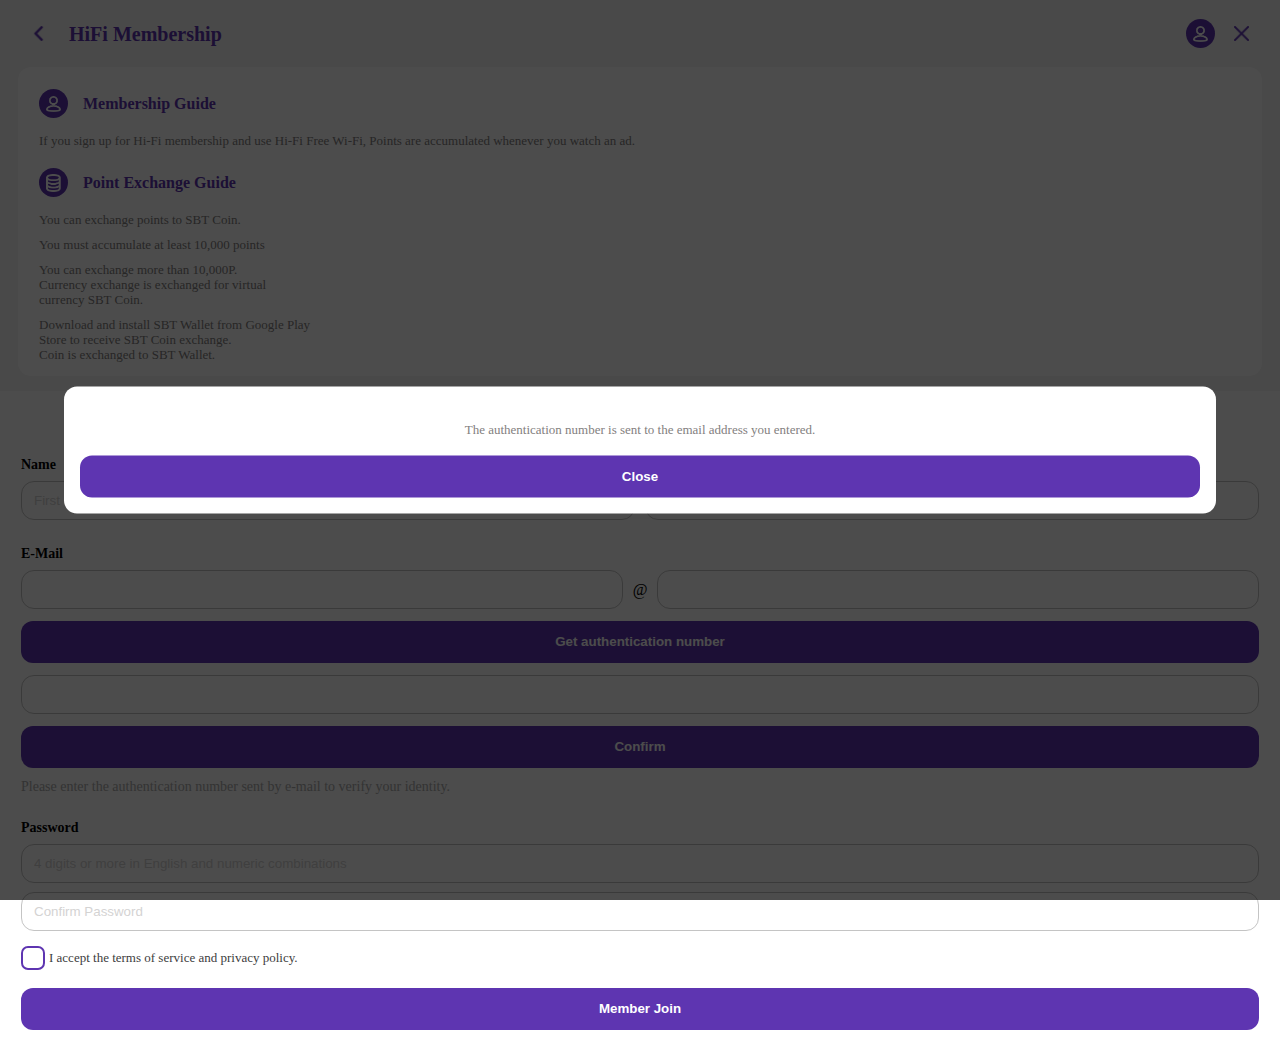
<file: project/index.html>
<!DOCTYPE html>
<html lang="ko">
<head>
    <meta http-equiv="X-UA-Compatible" content="IE=edge" />
    <meta name="viewport" content="width=device-width, initial-scale=1, viewport-fit=cover" />
    <meta name="title" content="Project Name" />
    <meta name="keywords" content="Project Name" />
    <meta name="description" content="Project Name" />
    <title>Hi-Fi</title>
    <link rel="stylesheet" href="./css/base.css">
    <link rel="stylesheet" href="./css/layout.css">

    <script defer src="./js/libs/jquery.min.js"></script>
    <script defer src="./js/ui/common.js"></script>
</head>
<body>
    <div class="wrap">
        <div class="head_area">
            <button type="button" class="back_btn">
                <span class="icon type6 icon_back">
                    <span>뒤로가기</span>
                </span>
            </button>
            <h2 class="title">HiFi Membership</h2>
            <div class="right_box">
                <button type="button" class="user_btn">
                    <span class="icon icon_member">
                        <span>마이페이지</span>
                    </span>
                </button>
                <button type="button" class="close_btn">
                    <span class="icon type6 icon_close">
                        <span>닫기</span>
                    </span>
                </button>
            </div>
        </div>

        <div class="contents">
            <div class="row border13">
                <div>
                    <div class="tit_box">
                        <span class="icon icon_member">
                            <span>멤버스</span>
                        </span>
                        <h3 class="title">Membership Guide</h3>
                    </div>
                    <div class="cont_box">
                        <div class="txt">
                            <p>If you sign up for Hi-Fi membership and use Hi-Fi Free Wi-Fi, Points are accumulated whenever you watch an ad.</p>
                        </div>
                    </div>
                </div>
                <div>
                    <div class="tit_box">
                        <span class="icon icon_point">
                            <span>포인트</span>
                        </span>
                        <h3 class="title">Point Exchange Guide</h3>
                    </div>
                    <div class="cont_box">
                        <div class="txt">
                            <p>You can exchange points to SBT Coin.</p>
                            <p>You must accumulate at least 10,000 points</p>
                            <p>
                                You can exchange more than 10,000P.<br>
                                Currency exchange is exchanged for virtual<br>
                                currency SBT Coin. 
                            </p>
                            <p>
                                Download and install SBT Wallet from Google Play<br>
                                Store to receive SBT Coin exchange.<br>
                                Coin is exchanged to SBT Wallet.
                            </p>
                        </div>
                    </div>
                </div>
            </div>
        
            <div class="row full_row">
                <div class="login_area">
                    <h3 class="tit">Sign Up</h3>
                    <div class="input_box">
                        <p>Name</p>
                        <div>
                            <input type="text" placeholder="First Name">
                            <input type="text" placeholder="Last Name">
                        </div>
                    </div>
                    <div class="input_box">
                        <p>E-Mail</p>
                        <div>
                            <input type="text" placeholder="">
                            <span>@</span>
                            <input type="text" placeholder="">
                        </div>
                        <button type="button" class="btn btn_f">Get authentication number</button>
                        <input type="text">
                        <button type="button" class="btn btn_f">Confirm</button>
                        <p>Please enter the authentication number sent by e-mail to verify your identity.</p>
                    </div>
                    <div class="input_box">
                        <p>Password</p>
                        <input type="password" placeholder="4 digits or more in English and numeric combinations">
                        <input type="password" placeholder="Confirm Password">
                        <span class="check">
                            <input type="checkbox" name="sCheck12" id="sCheck12" value="">
                            <label for="sCheck12"><span>I accept the terms of service and privacy policy.</span></label>
                        </span>
                    </div>
                    <button type="button" class="btn btn_f">Member Join</button>
                </div>
            </div>
        </div>
    </div>
    <div class="popup_aria" id="popup01">
        <div class="pop_cont">
            <div class="popup_h"></div>
            <div class="popup_b">
                <p class="txt">The authentication number is sent to the email address you entered.</p>
            </div>
            <div class="popup_f">
                <button type="button" class="btn pop_close">Close</button>
            </div>
        </div>
        <div class="dim"></div>
    </div>
</body>
</html>
</file>
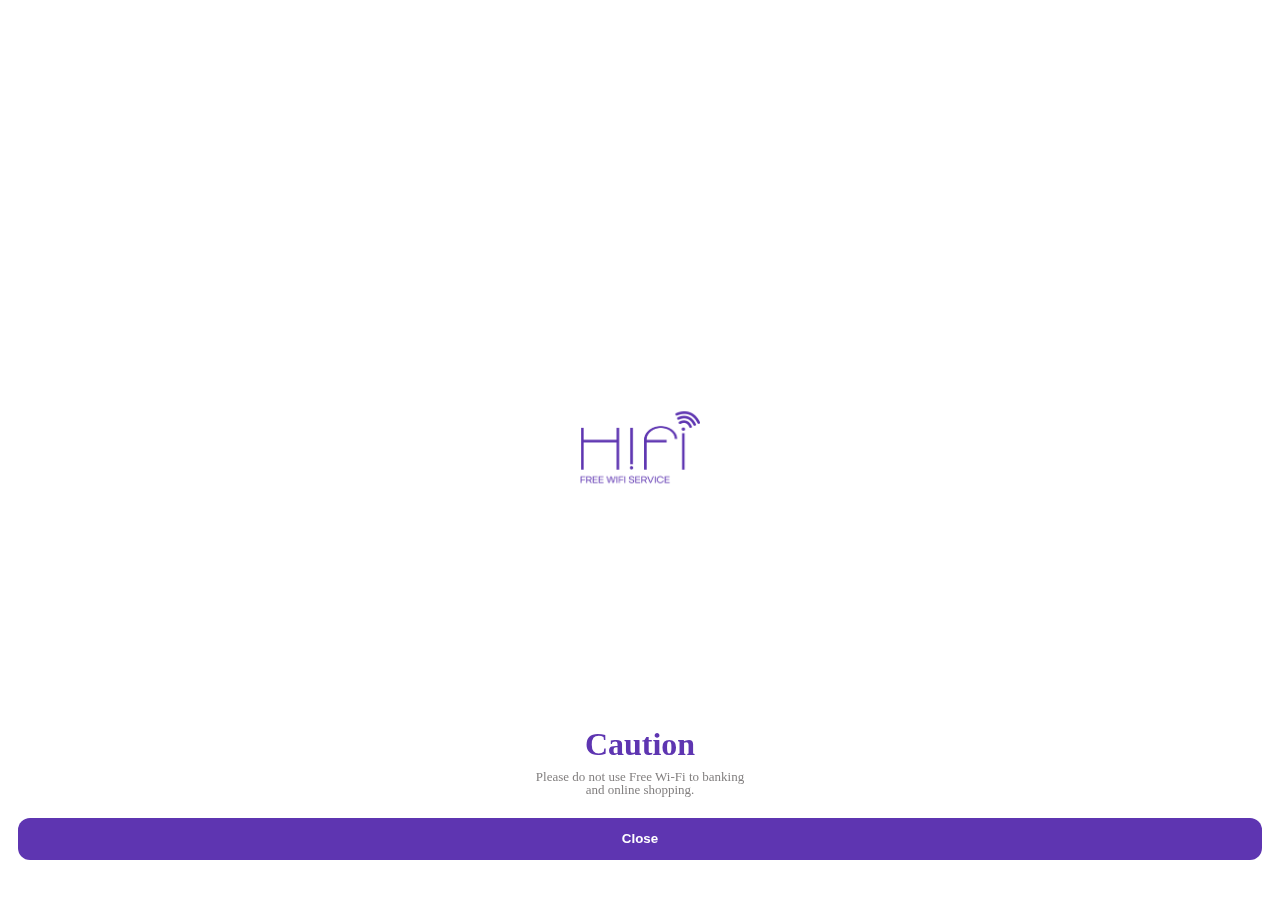
<file: project/caution.html>
<!DOCTYPE html>
<html lang="ko">
<head>
    <meta http-equiv="X-UA-Compatible" content="IE=edge" />
    <meta name="viewport" content="width=device-width, initial-scale=1, viewport-fit=cover" />
    <meta name="title" content="Project Name" />
    <meta name="keywords" content="Project Name" />
    <meta name="description" content="Project Name" />
    <title>Document</title>
    <link rel="stylesheet" href="./css/base.css">
    <link rel="stylesheet" href="./css/layout.css">

    <script defer src="./js/libs/jquery.min.js"></script>
    <script defer src="./js/ui/common.js"></script>
</head>
<body>
    <div class="wrap type2">
        <div class="caution_page">
            <div class="logo_box">
                <img src="./img/logo.png" alt="Hi-Fi">
            </div>
            <div class="caution_txt">
                <h3 class="tit">Caution</h3>
                <p class="txt">Please do not use Free Wi-Fi to banking<br>and online shopping.</p>
                <button type="button" class="btn">Close</button>
            </div>
        </div>
    </div>
</body>
</html>
</file>
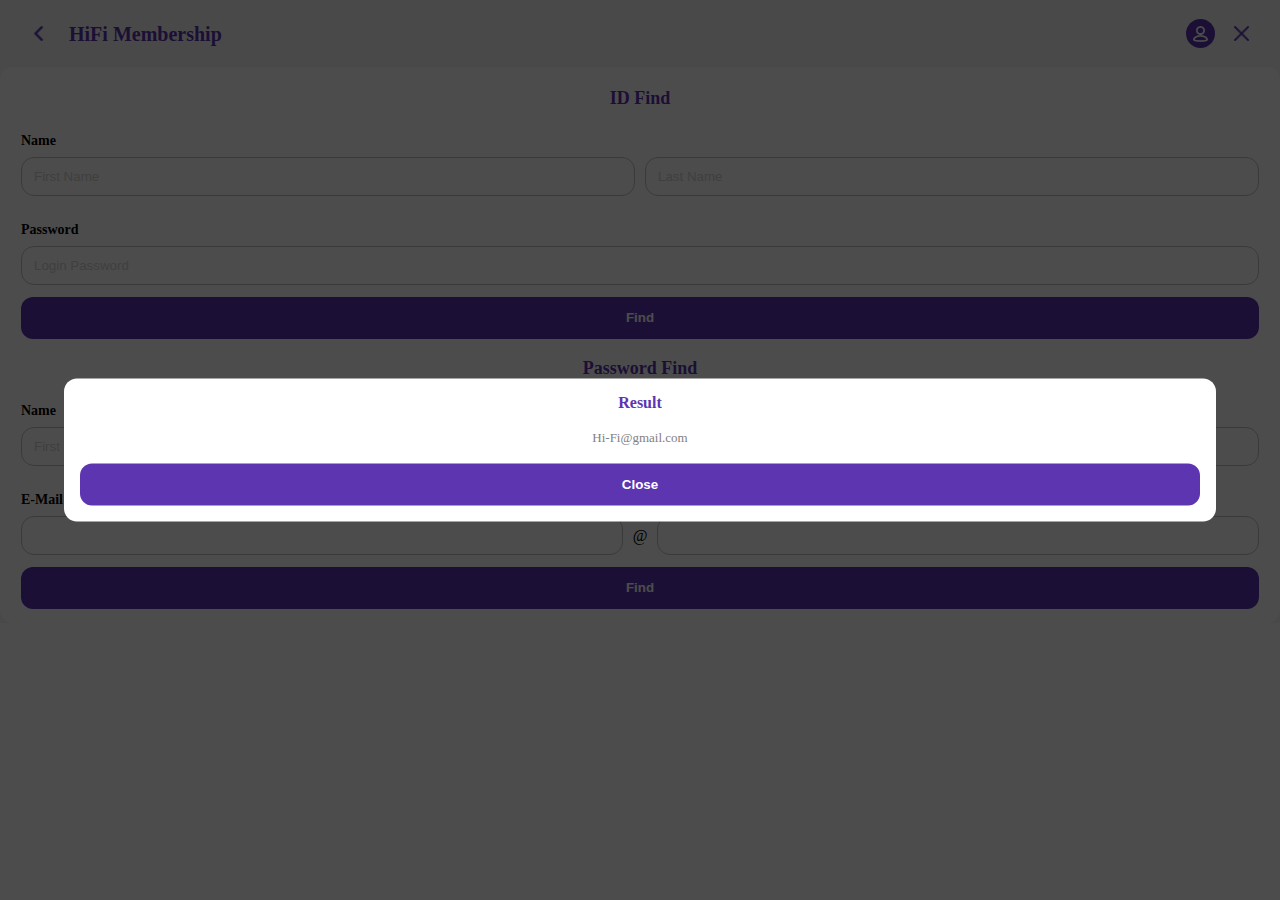
<file: project/find.html>
<!DOCTYPE html>
<html lang="ko">
<head>
    <meta http-equiv="X-UA-Compatible" content="IE=edge" />
    <meta name="viewport" content="width=device-width, initial-scale=1, viewport-fit=cover" />
    <meta name="title" content="Project Name" />
    <meta name="keywords" content="Project Name" />
    <meta name="description" content="Project Name" />
    <title>Document</title>
    <link rel="stylesheet" href="./css/base.css">
    <link rel="stylesheet" href="./css/layout.css">

    <script defer src="./js/libs/jquery.min.js"></script>
    <script defer src="./js/ui/common.js"></script>
</head>
<body>
    <div class="wrap">
        <div class="head_area">
            <button type="button" class="back_btn">
                <span class="icon type6 icon_back">
                    <span>뒤로가기</span>
                </span>
            </button>
            <h2 class="title">HiFi Membership</h2>
            <div class="right_box">
                <button type="button" class="user_btn">
                    <span class="icon icon_member">
                        <span>마이페이지</span>
                    </span>
                </button>
                <button type="button" class="close_btn">
                    <span class="icon type6 icon_close">
                        <span>닫기</span>
                    </span>
                </button>
            </div>
        </div>

        <div class="contents">
            <div class="row full_row border13">
                <div class="login_area">
                    <h3 class="tit">ID Find</h3>
                    <div class="input_box">
                        <p>Name</p>
                        <div>
                            <input type="text" placeholder="First Name">
                            <input type="text" placeholder="Last Name">
                        </div>
                    </div>
                    <div class="input_box">
                        <p>Password</p>
                        <input type="password" placeholder="Login Password">
                        <button type="button" class="btn btn_f">Find</button>
                    </div>
                </div>
                <div class="login_area">
                    <h3 class="tit">Password Find</h3>
                    <div class="input_box">
                        <p>Name</p>
                        <div>
                            <input type="text" placeholder="First Name">
                            <input type="text" placeholder="Last Name">
                        </div>
                    </div>
                    <div class="input_box">
                        <p>E-Mail</p>
                        <div>
                            <input type="text" placeholder="">
                            <span>@</span>
                            <input type="text" placeholder="">
                        </div>
                        <button type="button" class="btn btn_f">Find</button>
                    </div>
                </div>
            </div>
        </div>
    </div>
    <div class="popup_aria" id="popup01">
        <div class="pop_cont">
            <div class="popup_h">
                <h2 class="tit">Result</h2>
            </div>
            <div class="popup_b">
                <p class="txt">Hi-Fi@gmail.com</p>
            </div>
            <div class="popup_f">
                <button type="button" class="btn btn_f pop_close">Close</button>
            </div>
        </div>
        <div class="dim"></div>
    </div>
</body>
</html>
</file>
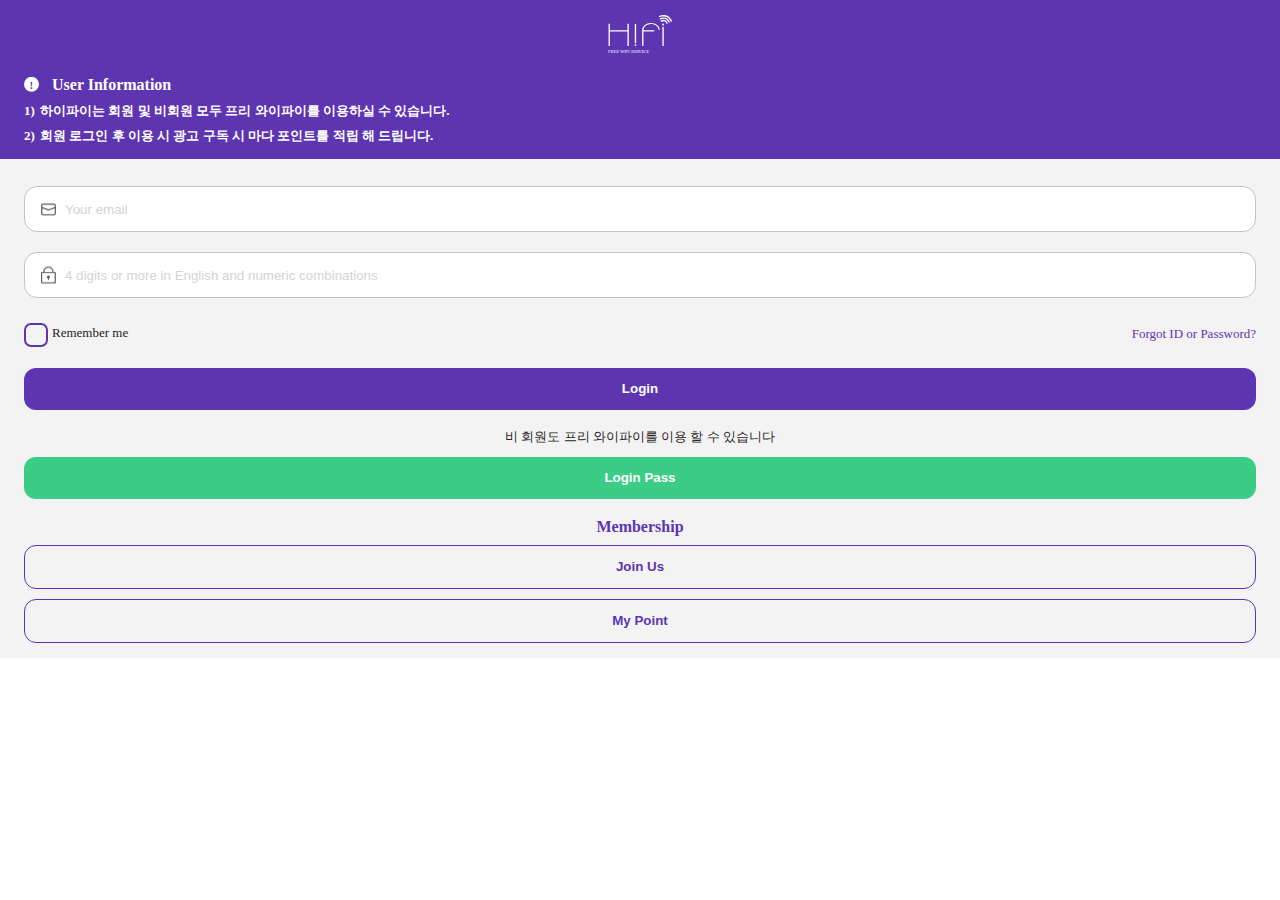
<file: project/login_new1.html>
<!DOCTYPE html>
<html lang="ko">
<head>
    <meta http-equiv="X-UA-Compatible" content="IE=edge" />
    <meta name="viewport" content="width=device-width, initial-scale=1, viewport-fit=cover" />
    <meta name="title" content="Project Name" />
    <meta name="keywords" content="Project Name" />
    <meta name="description" content="Project Name" />
    <title>Hi-Fi</title>
    <link rel="stylesheet" href="./css/base.css">
    <link rel="stylesheet" href="./css/layout.css">

    <script defer src="./js/libs/jquery.min.js"></script>
    <script defer src="./js/ui/common.js"></script>
</head>
<body>
    <div class="wrap">
        <div class="login">
            <div class="row top_cont">
                <div class="logo"><img src="./img/img_logo2.svg" alt=""></div>
                <dl>
                    <dt>User Information</dt>
                    <dd>
                       <p data-num="1)">하이파이는 회원 및 비회원 모두 프리 와이파이를 이용하실 수 있습니다.</p> 
                       <p data-num="2)">회원 로그인 후 이용 시 광고 구독 시 마다 포인트를 적립 해 드립니다.</p>
                    </dd>
                </dl>
            </div>
           
            <div class="row">
                <div class="input_box">
                    <span class="icon icon_email type6">
                        <span>아이디</span>
                    </span>
                    <input type="email" placeholder="Your email">
                </div>
                <div class="input_box">
                    <span class="icon icon_pw type6">
                        <span>비밀번호</span>
                    </span>
                    <input type="password" placeholder="4 digits or more in English and numeric combinations">
                </div>

                <div class="ch_box">
                    <span class="check">
                        <input type="checkbox" name="sCheck12" id="sCheck12" value="">
                        <label for="sCheck12"><span>Remember me</span></label>
                    </span>
                    <span class="text"><a href="#">Forgot ID or Password?</a></span>
                </div>
                <div class="btn_box">
                    <button type="button" class="btn btn_f">Login</button>
                </div>
                <div class="btn_box pass_btn">
                    <p>비 회원도 프리 와이파이를 이용 할 수 있습니다</p>
                    <button type="button" class="btn btn_f">Login Pass</button>
                </div>
            </div>
            <div class="row row_mem">
                <h3>Membership</h3>
                <div class="btn_box">
                    <button type="button" class="btn btn_f">Join Us</button>
                </div>
                <div class="btn_box pass_btn">
                    <button type="button" class="btn btn_f">My Point</button>
                </div>
            </div>
        </div>
    </div>
</body>
</html>
</file>
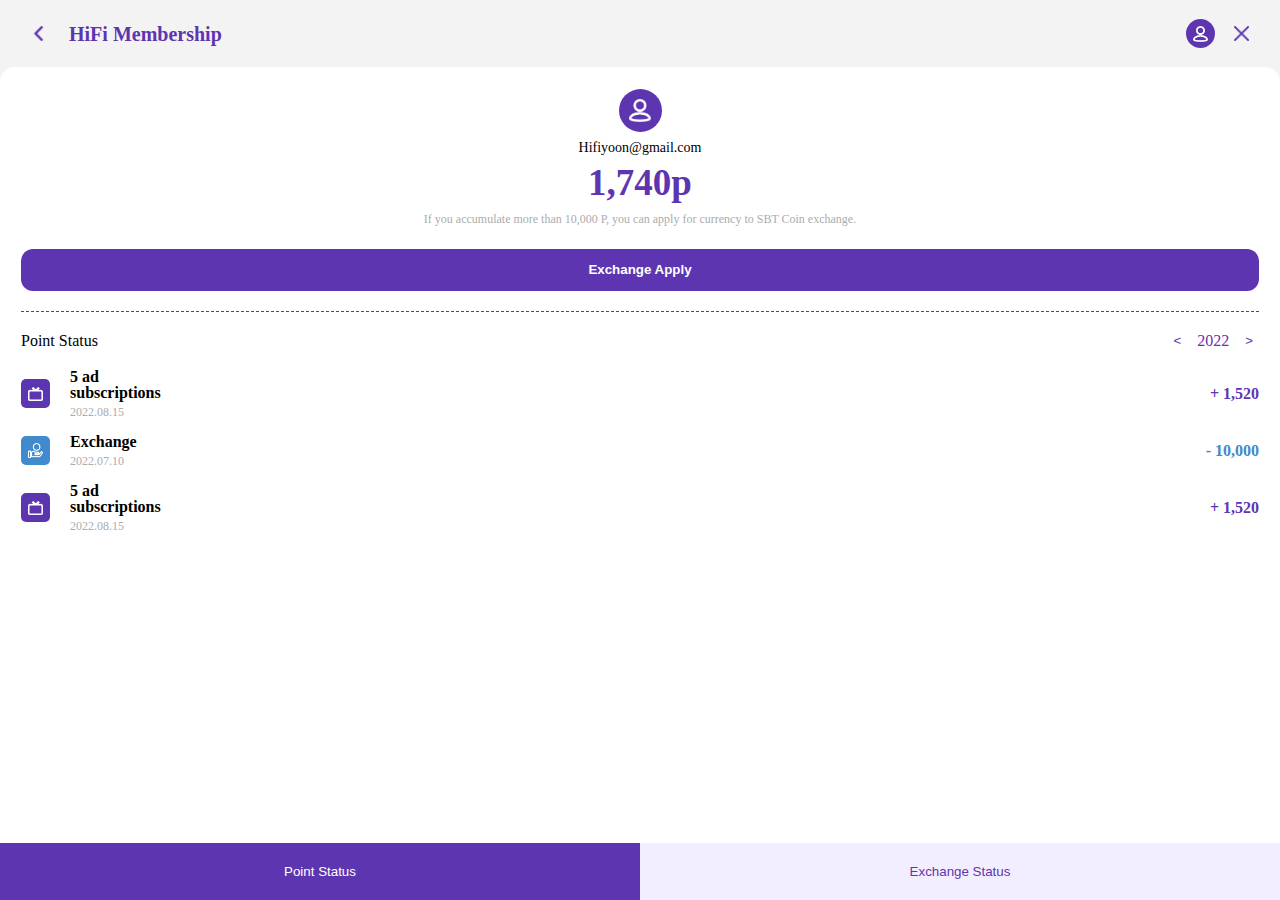
<file: project/myPage.html>
<!DOCTYPE html>
<html lang="ko">
<head>
    <meta http-equiv="X-UA-Compatible" content="IE=edge" />
    <meta name="viewport" content="width=device-width, initial-scale=1, viewport-fit=cover" />
    <meta name="title" content="Project Name" />
    <meta name="keywords" content="Project Name" />
    <meta name="description" content="Project Name" />
    <title>Document</title>
    <link rel="stylesheet" href="./css/base.css">
    <link rel="stylesheet" href="./css/layout.css">

    <script defer src="./js/libs/jquery.min.js"></script>
    <script defer src="./js/ui/common.js"></script>
</head>
<body>
    <div class="wrap">
        <div class="head_area">
            <button type="button" class="back_btn">
                <span class="icon type6 icon_back">
                    <span>뒤로가기</span>
                </span>
            </button>
            <h2 class="title">HiFi Membership</h2>
            <div class="right_box">
                <button type="button" class="user_btn">
                    <span class="icon icon_member">
                        <span>마이페이지</span>
                    </span>
                </button>
                <button type="button" class="close_btn">
                    <span class="icon type6 icon_close">
                        <span>닫기</span>
                    </span>
                </button>
            </div>
        </div>

        <div class="contents">
            <div class="row full_row" style="border-radius: 15px 15px 0 0;">
                <dl class="member_box">
                    <dt>
                        <span class="icon icon_member">
                            <span>멤버스</span>
                        </span>
                        <p class="member_id">Hifiyoon@gmail.com</p>
                        <p class="member_point">1,740p</p>
                    </dt>
                    <dd>
                        <p class="txt">
                            If you accumulate more than 10,000 P, you can apply for currency to SBT Coin exchange.
                        </p>
                        <button type="button" class="btn btn_f">Exchange Apply</button>

                        <div class="status_list">
                            <div class="tit_box">
                                <h3>Point Status</h3>
                                <div>
                                    <button type="button" class="btn2">&lt;</button>
                                    <p class="year">2022</p>
                                    <button type="button" class="btn2">&gt;</button>
                                </div>
                            </div>
                            <ul class="list type2">
                                <li>
                                    <span class="icon icon_subpoint type2">
                                        <span>포인트</span>
                                    </span>
                                    <div>
                                        <p class="txt">5 ad subscriptions</p>
                                        <p class="date">2022.08.15</p>
                                    </div>
                                    <p class="point point_up">+ 1,520</p>
                                </li>
                                <li>
                                    <span class="icon icon_exchange type3">
                                        <span>포인트 체인지</span>
                                    </span>
                                    <div>
                                        <p class="txt">Exchange</p>
                                        <p class="date">2022.07.10</p>
                                    </div>
                                    <p class="point point_dwon">- 10,000</p>
                                </li>
                                <li>
                                    <span class="icon icon_subpoint type2">
                                        <span>포인트</span>
                                    </span>
                                    <div>
                                        <p class="txt">5 ad subscriptions</p>
                                        <p class="date">2022.08.15</p>
                                    </div>
                                    <p class="point point_up">+ 1,520</p>
                                </li>
                            </ul>
                        </div>
                    </dd>
                </dl>
                <div class="btn_wrap fixed_btn">
                    <button type="button" class="btn3">Point Status</button>
                    <button type="button" class="btn3 btn3_c">Exchange Status</button>
                </div>
            </div>
        </div>
    </div>
</body>
</html>
</file>
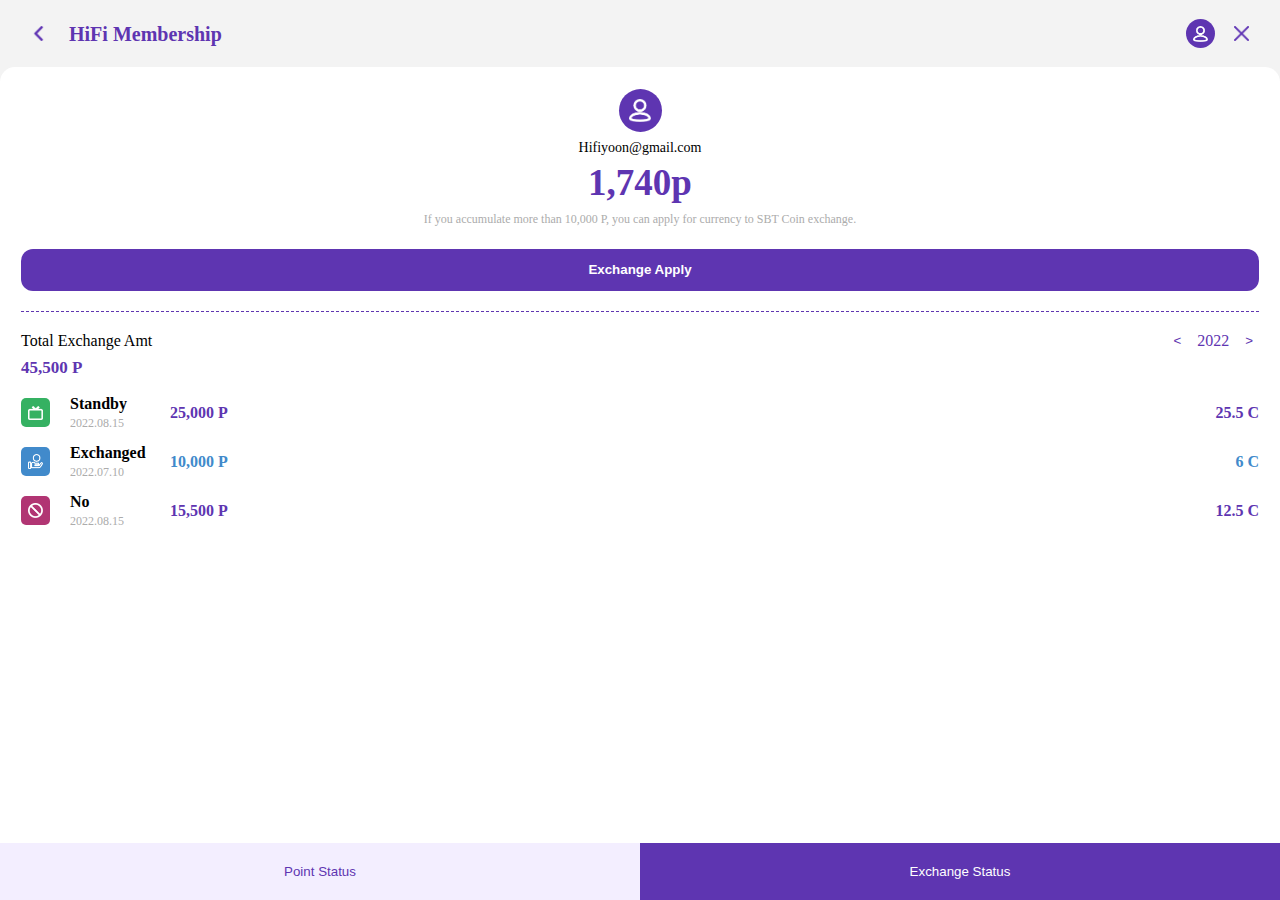
<file: project/myPage_2.html>
<!DOCTYPE html>
<html lang="ko">
<head>
    <meta http-equiv="X-UA-Compatible" content="IE=edge" />
    <meta name="viewport" content="width=device-width, initial-scale=1, viewport-fit=cover" />
    <meta name="title" content="Project Name" />
    <meta name="keywords" content="Project Name" />
    <meta name="description" content="Project Name" />
    <title>Document</title>
    <link rel="stylesheet" href="./css/base.css">
    <link rel="stylesheet" href="./css/layout.css">

    <script defer src="./js/libs/jquery.min.js"></script>
    <script defer src="./js/ui/common.js"></script>
</head>
<body>
    <div class="wrap">
        <div class="head_area">
            <button type="button" class="back_btn">
                <span class="icon type6 icon_back">
                    <span>뒤로가기</span>
                </span>
            </button>
            <h2 class="title">HiFi Membership</h2>
            <div class="right_box">
                <button type="button" class="user_btn">
                    <span class="icon icon_member">
                        <span>마이페이지</span>
                    </span>
                </button>
                <button type="button" class="close_btn">
                    <span class="icon type6 icon_close">
                        <span>닫기</span>
                    </span>
                </button>
            </div>
        </div>

        <div class="contents">
            <div class="row full_row" style="border-radius: 15px 15px 0 0;">
                <dl class="member_box" style="padding-bottom: 57px;">
                    <dt>
                        <span class="icon icon_member">
                            <span>멤버스</span>
                        </span>
                        <p class="member_id">Hifiyoon@gmail.com</p>
                        <p class="member_point">1,740p</p>
                    </dt>
                    <dd>
                        <p class="txt">
                            If you accumulate more than 10,000 P, you can apply for currency to SBT Coin exchange.
                        </p>
                        <button type="button" class="btn btn_f">Exchange Apply</button>

                        <div class="status_list">
                            <div class="tit_box">
                                <h3>Total Exchange Amt</h3>
                                <div>
                                    <button type="button" class="btn2">&lt;</button>
                                    <p class="year">2022</p>
                                    <button type="button" class="btn2">&gt;</button>
                                </div>
                                <p class="total_point">45,500 P</p>
                            </div>
                            <ul class="list">
                                <li>
                                    <span class="icon icon_standby type4">
                                        <span>포인트</span>
                                    </span>
                                    <div>
                                        <p class="txt">Standby</p>
                                        <p class="date">2022.08.15</p>
                                    </div>
                                    <p class="point point_up">25,000 P</p>
                                    <p class="point point_up">25.5 C</p>
                                </li>
                                <li>
                                    <span class="icon icon_exchange type3">
                                        <span>포인트 체인지</span>
                                    </span>
                                    <div>
                                        <p class="txt">Exchanged</p>
                                        <p class="date">2022.07.10</p>
                                    </div>
                                    <p class="point point_dwon">10,000 P</p>
                                    <p class="point point_dwon">6 C</p>
                                </li>
                                <li>
                                    <span class="icon icon_no type5">
                                        <span>포인트</span>
                                    </span>
                                    <div>
                                        <p class="txt">No</p>
                                        <p class="date">2022.08.15</p>
                                    </div>
                                    <p class="point point_up">15,500 P</p>
                                    <p class="point point_up">12.5 C</p>
                                </li>
                            </ul>
                        </div>
                    </dd>
                </dl>
                <div class="btn_wrap fixed_btn">
                    <button type="button" class="btn3 btn3_c">Point Status</button>
                    <button type="button" class="btn3">Exchange Status</button>
                </div>
            </div>
        </div>
    </div>
</body>
</html>
</file>
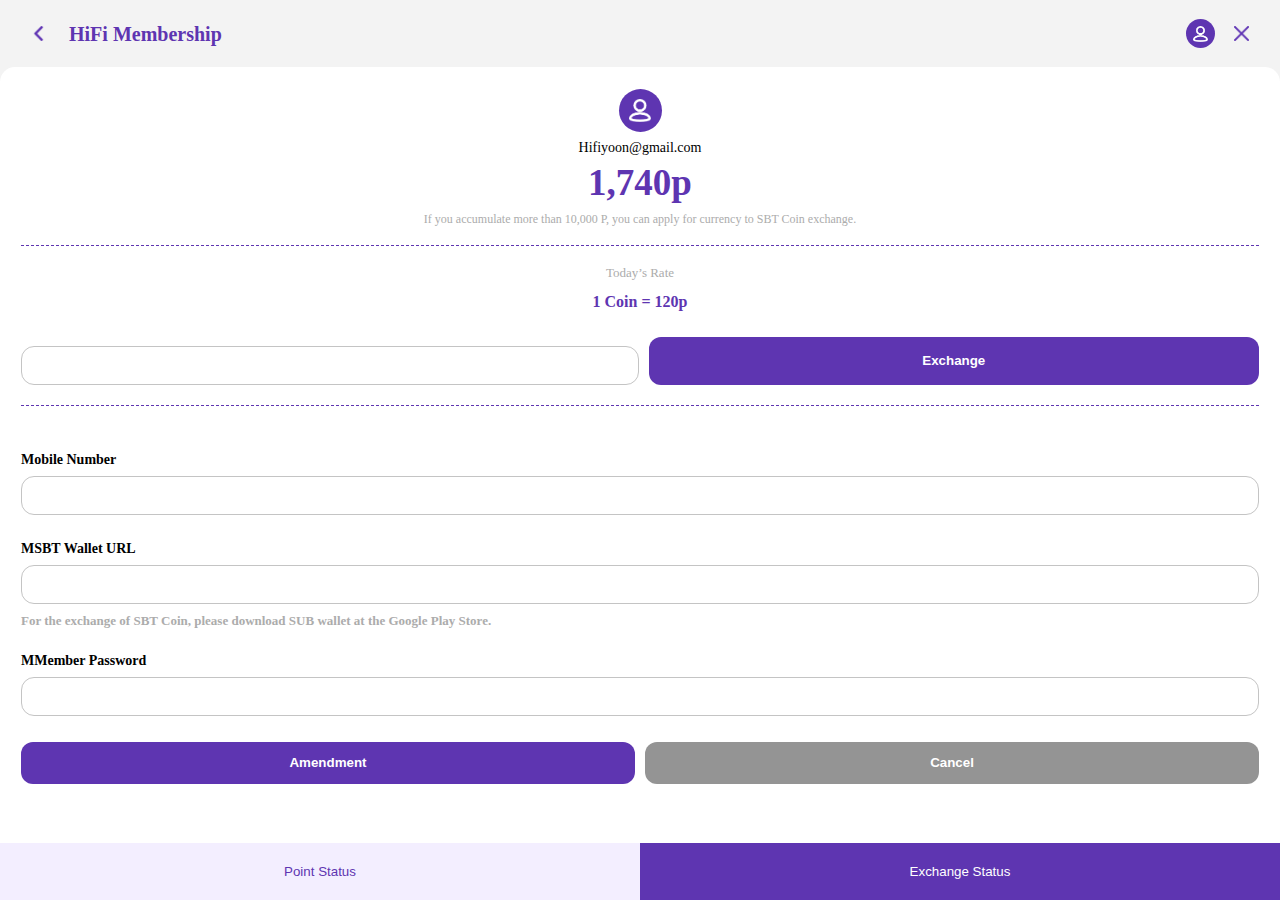
<file: project/myPage_3.html>
<!DOCTYPE html>
<html lang="ko">
<head>
    <meta http-equiv="X-UA-Compatible" content="IE=edge" />
    <meta name="viewport" content="width=device-width, initial-scale=1, viewport-fit=cover" />
    <meta name="title" content="Project Name" />
    <meta name="keywords" content="Project Name" />
    <meta name="description" content="Project Name" />
    <title>Document</title>
    <link rel="stylesheet" href="./css/base.css">
    <link rel="stylesheet" href="./css/layout.css">

    <script defer src="./js/libs/jquery.min.js"></script>
    <script defer src="./js/ui/common.js"></script>
</head>
<body>
    <div class="wrap">
        <div class="head_area">
            <button type="button" class="back_btn">
                <span class="icon type6 icon_back">
                    <span>뒤로가기</span>
                </span>
            </button>
            <h2 class="title">HiFi Membership</h2>
            <div class="right_box">
                <button type="button" class="user_btn">
                    <span class="icon icon_member">
                        <span>마이페이지</span>
                    </span>
                </button>
                <button type="button" class="close_btn">
                    <span class="icon type6 icon_close">
                        <span>닫기</span>
                    </span>
                </button>
            </div>
        </div>

        <div class="contents">
            <div class="row full_row" style="border-radius: 15px 15px 0 0;">
                <dl class="member_box" style="padding-bottom:57px">
                    <dt>
                        <span class="icon icon_member">
                            <span>멤버스</span>
                        </span>
                        <p class="member_id">Hifiyoon@gmail.com</p>
                        <p class="member_point">1,740p</p>
                    </dt>
                    <dd>
                        <p class="txt">
                            If you accumulate more than 10,000 P, you can apply for currency to SBT Coin exchange.
                        </p>
                        <div class="status_list">
                            <p class="today">Today’s Rate</p>
                            <p class="coin_point">1 Coin = 120p</p>
                            <div class="input_box type2">
                                <input type="text" name="" id="">
                                <button type="button" class="btn">Exchange</button>
                            </div>
                        </div>
                        <div class="status_list">
                            <div class="input_box">
                                <p>Mobile Number</p>
                                <input type="text" placeholder="">
                            </div>
                            <div class="input_box">
                                <p>MSBT Wallet URL</p>
                                <input type="text" placeholder="">
                                <p class="txt">For the exchange of SBT Coin, please download SUB wallet at the Google Play Store.</p>
                            </div>
                            <div class="input_box">
                                <p>MMember Password</p>
                                <input type="password" placeholder="">
                            </div>
                        </div>
                        <div class="btn_box">
                            <button type="button" class="btn btn_f succ_btn">Amendment</button>
                            <button type="button" class="btn btn_f cancel_btn">Cancel</button>
                        </div>
                    </dd>
                </dl>
                <div class="btn_wrap fixed_btn">
                    <button type="button" class="btn3 btn3_c">Point Status</button>
                    <button type="button" class="btn3">Exchange Status</button>
                </div>
            </div>
        </div>
    </div>
</body>
</html>
</file>
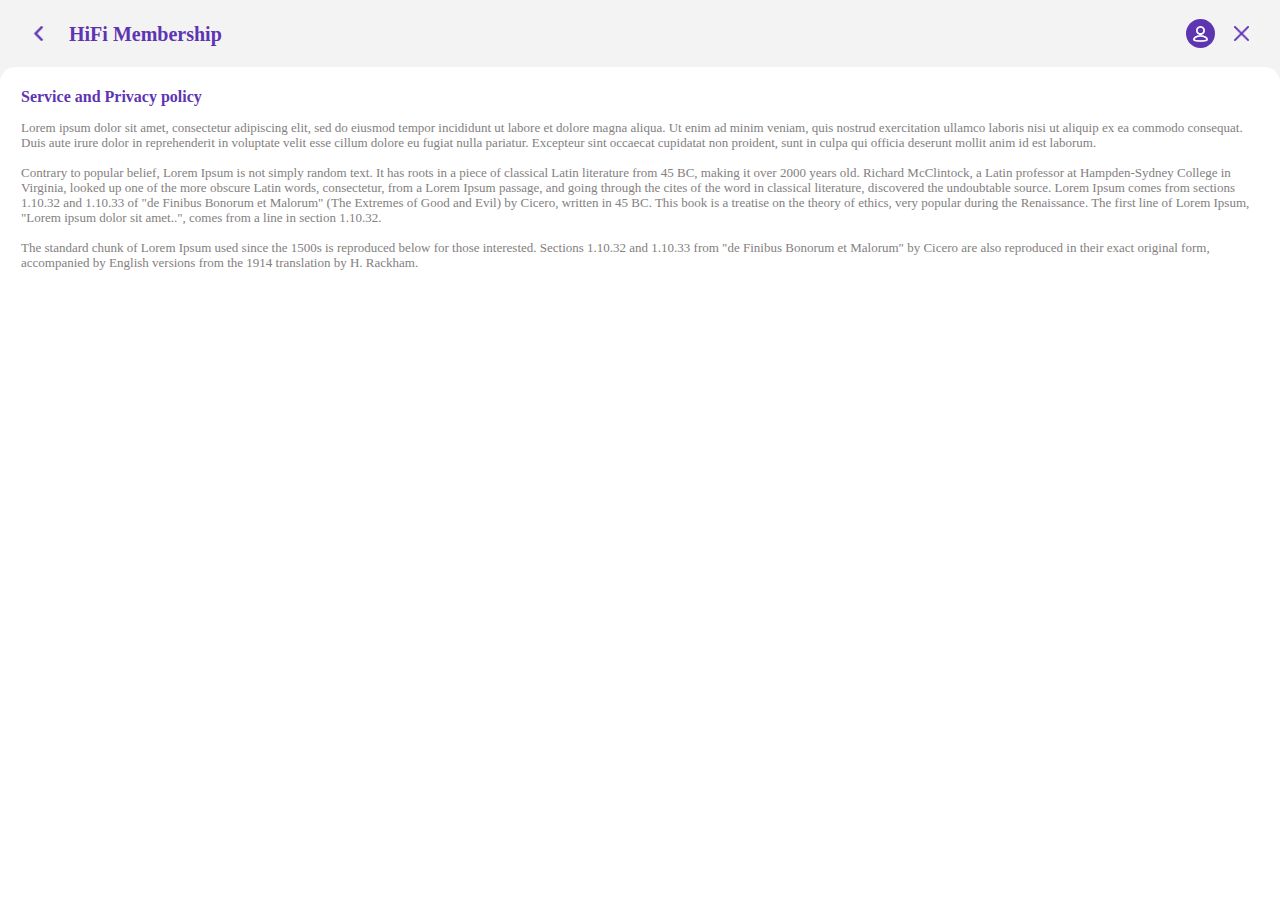
<file: project/policy.html>
<!DOCTYPE html>
<html lang="ko">
<head>
    <meta http-equiv="X-UA-Compatible" content="IE=edge" />
    <meta name="viewport" content="width=device-width, initial-scale=1, viewport-fit=cover" />
    <meta name="title" content="Project Name" />
    <meta name="keywords" content="Project Name" />
    <meta name="description" content="Project Name" />
    <title>Document</title>
    <link rel="stylesheet" href="./css/base.css">
    <link rel="stylesheet" href="./css/layout.css">

    <script defer src="./js/libs/jquery.min.js"></script>
    <script defer src="./js/ui/common.js"></script>
</head>
<body>
    <div class="wrap">
        <div class="head_area">
            <button type="button" class="back_btn">
                <span class="icon type6 icon_back">
                    <span>뒤로가기</span>
                </span>
            </button>
            <h2 class="title">HiFi Membership</h2>
            <div class="right_box">
                <button type="button" class="user_btn">
                    <span class="icon icon_member">
                        <span>마이페이지</span>
                    </span>
                </button>
                <button type="button" class="close_btn">
                    <span class="icon type6 icon_close">
                        <span>닫기</span>
                    </span>
                </button>
            </div>
        </div>

        <div class="contents">
            <div class="row full_row" style="border-radius: 15px 15px 0 0;">
                <div>
                    <div class="tit_box">
                        <h3 class="title">Service and Privacy policy</h3>
                    </div>
                    <div class="cont_box">
                        <div class="txt">
                            <p>
                                Lorem ipsum dolor sit amet, consectetur adipiscing elit, sed do eiusmod tempor incididunt ut labore et dolore magna aliqua. Ut enim ad minim veniam, quis nostrud exercitation ullamco laboris nisi ut aliquip ex ea commodo consequat. Duis aute irure dolor in reprehenderit in voluptate velit esse cillum dolore eu fugiat nulla pariatur. Excepteur sint occaecat cupidatat non proident, sunt in culpa qui officia deserunt mollit anim id est laborum.<br>
                                <br>Contrary to popular belief, Lorem Ipsum is not simply random text. It has roots in a piece of classical Latin literature from 45 BC, making it over 2000 years old. Richard McClintock, a Latin professor at Hampden-Sydney College in Virginia, looked up one of the more obscure Latin words, consectetur, from a Lorem Ipsum passage, and going through the cites of the word in classical literature, discovered the undoubtable source. Lorem Ipsum comes from sections 1.10.32 and 1.10.33 of "de Finibus Bonorum et Malorum" (The Extremes of Good and Evil) by Cicero, written in 45 BC. This book is a treatise on the theory of ethics, very popular during the Renaissance. The first line of Lorem Ipsum, "Lorem ipsum dolor sit amet..", comes from a line in section 1.10.32.<br>
                                <br>The standard chunk of Lorem Ipsum used since the 1500s is reproduced below for those interested. Sections 1.10.32 and 1.10.33 from "de Finibus Bonorum et Malorum" by Cicero are also reproduced in their exact original form, accompanied by English versions from the 1914 translation by H. Rackham.
                            </p>
                        </div>
                    </div>
                </div>
            </div>
        </div>
    </div>
</body>
</html>
</file>
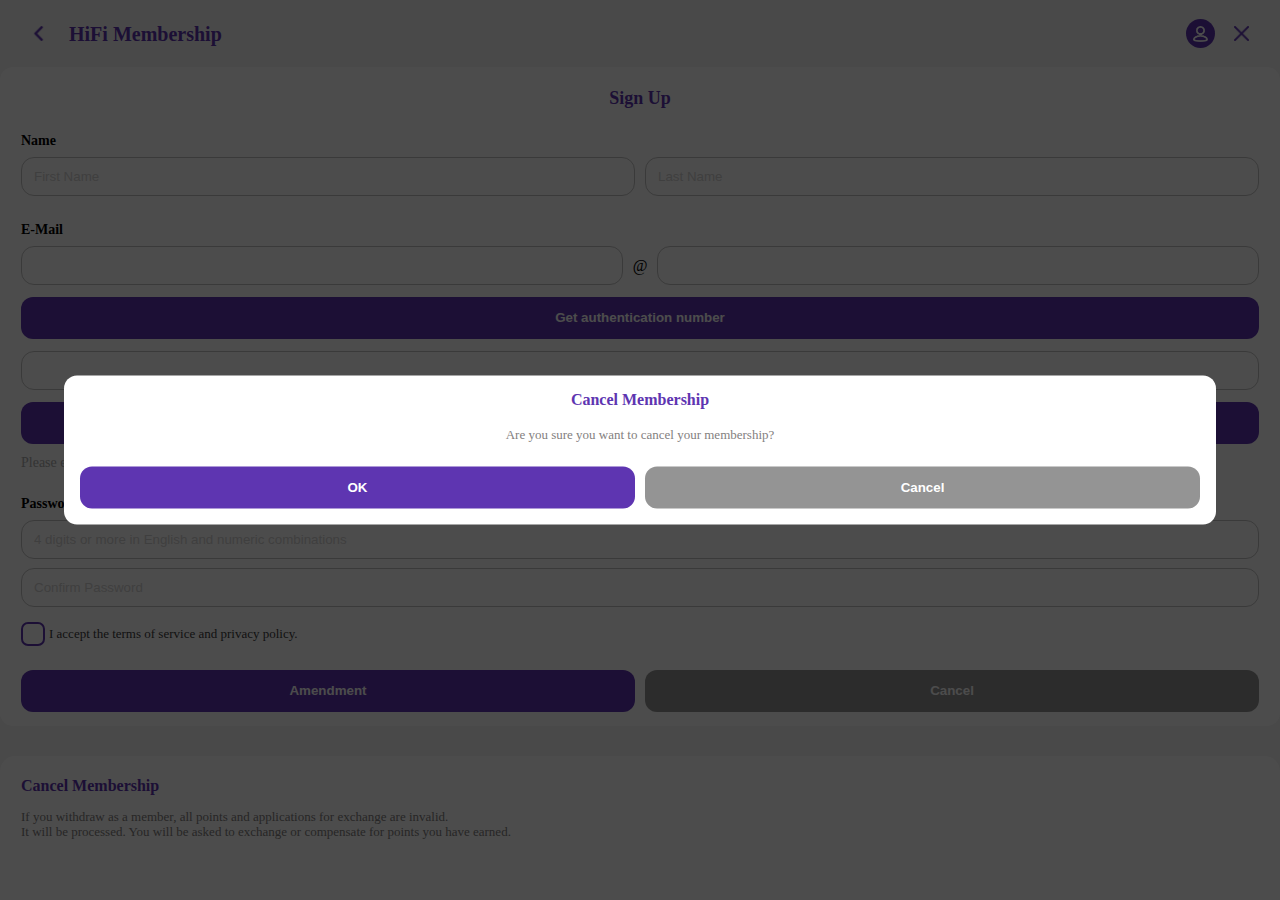
<file: project/SignUp.html>
<!DOCTYPE html>
<html lang="ko">
<head>
    <meta http-equiv="X-UA-Compatible" content="IE=edge" />
    <meta name="viewport" content="width=device-width, initial-scale=1, viewport-fit=cover" />
    <meta name="title" content="Project Name" />
    <meta name="keywords" content="Project Name" />
    <meta name="description" content="Project Name" />
    <title>Document</title>
    <link rel="stylesheet" href="./css/base.css">
    <link rel="stylesheet" href="./css/layout.css">

    <script defer src="./js/libs/jquery.min.js"></script>
    <script defer src="./js/ui/common.js"></script>
</head>
<body>
    <div class="wrap">
        <div class="head_area">
            <button type="button" class="back_btn">
                <span class="icon type6 icon_back">
                    <span>뒤로가기</span>
                </span>
            </button>
            <h2 class="title">HiFi Membership</h2>
            <div class="right_box">
                <button type="button" class="user_btn">
                    <span class="icon icon_member">
                        <span>마이페이지</span>
                    </span>
                </button>
                <button type="button" class="close_btn">
                    <span class="icon type6 icon_close">
                        <span>닫기</span>
                    </span>
                </button>
            </div>
        </div>

        <div class="contents">
            <div class="row full_row border13">
                <div class="login_area">
                    <h3 class="tit">Sign Up</h3>
                    <div class="input_box">
                        <p>Name</p>
                        <div>
                            <input type="text" placeholder="First Name">
                            <input type="text" placeholder="Last Name">
                        </div>
                    </div>
                    <div class="input_box">
                        <p>E-Mail</p>
                        <div>
                            <input type="text" placeholder="">
                            <span>@</span>
                            <input type="text" placeholder="">
                        </div>
                        <button type="button" class="btn btn_f">Get authentication number</button>
                        <input type="text">
                        <button type="button" class="btn btn_f">Confirm</button>
                        <p>Please enter the authentication number sent by e-mail to verify your identity.</p>
                    </div>
                    <div class="input_box">
                        <p>Password</p>
                        <input type="password" placeholder="4 digits or more in English and numeric combinations">
                        <input type="password" placeholder="Confirm Password">
                        <span class="check">
                            <input type="checkbox" name="sCheck12" id="sCheck12" value="">
                            <label for="sCheck12"><span>I accept the terms of service and privacy policy.</span></label>
                        </span>
                    </div>
                    <div class="btn_box">
                        <button type="button" class="btn btn_f succ_btn">Amendment</button>
                        <button type="button" class="btn btn_f cancel_btn">Cancel</button>
                    </div>
                </div>
            </div>
            <div class="row full_row" style="border-radius: 15px 15px 0 0;margin-top: 30px;">
                <div>
                    <div class="tit_box">
                        <h3 class="title">Cancel Membership</h3>
                    </div>
                    <div class="cont_box">
                        <div class="txt">
                            <p>If you withdraw as a member, all points and applications for exchange are invalid.<br>It will be processed. You will be asked to exchange or compensate for points you have earned.</p>
                        </div>
                    </div>
                </div>
            </div>
        </div>
    </div>

    <div class="popup_aria" id="popup01">
        <div class="pop_cont">
            <div class="popup_h">
                <h2 class="tit">Cancel Membership</h2>
            </div>
            <div class="popup_b">
                <p class="txt">Are you sure you want to cancel your membership?</p>
            </div>
            <div class="popup_f">
                <div class="btn_box">
                    <button type="button" class="btn btn_f succ_btn">OK</button>
                    <button type="button" class="btn btn_f cancel_btn">Cancel</button>
                </div>
            </div>
        </div>
        <div class="dim"></div>
    </div>
</body>
</html>
</file>
<file: project/css/base.css>
html, body, div, span, applet, object, iframe,
h1, h2, h3, h4, h5, h6, p, blockquote, pre,
a, abbr, acronym, address, big, cite, code,
del, dfn, em, img, ins, kbd, q, s, samp,
small, strike, strong, sub, sup, tt, var,
b, u, i, center,
dl, dt, dd, ol, ul, li,
fieldset, form, label, legend,
table, caption, tbody, tfoot, thead, tr, th, td,
article, aside, canvas, details, embed, 
figure, figcaption, footer, header, hgroup, 
menu, nav, output, ruby, section, summary,
time, mark, audio, video {
	margin: 0;
	padding: 0;
	border: 0;
	font-size: 100%;
	font: inherit;
	vertical-align: baseline;
	box-sizing: border-box;
}
/* HTML5 display-role reset for older browsers */
article, aside, details, figcaption, figure, 
footer, header, hgroup, menu, nav, section {
	display: block;
}
body {
	line-height: 1;
}
ol, ul {
	list-style: none;
}
blockquote, q {
	quotes: none;
}
blockquote:before, blockquote:after,
q:before, q:after {
	content: '';
	content: none;
}
table {
	border-collapse: collapse;
	border-spacing: 0;
}
button{
	background: transparent;
	outline: none;
	border: 0;
}
input{
	box-sizing: border-box;
}
.wrap{
	min-width: 360px;
	background-color: #F3F3F3;
}
.wrap.type2{
	background-color: #fff;
}
</file>
<file: project/css/layout.css>
@import "./common.css";
</file>
